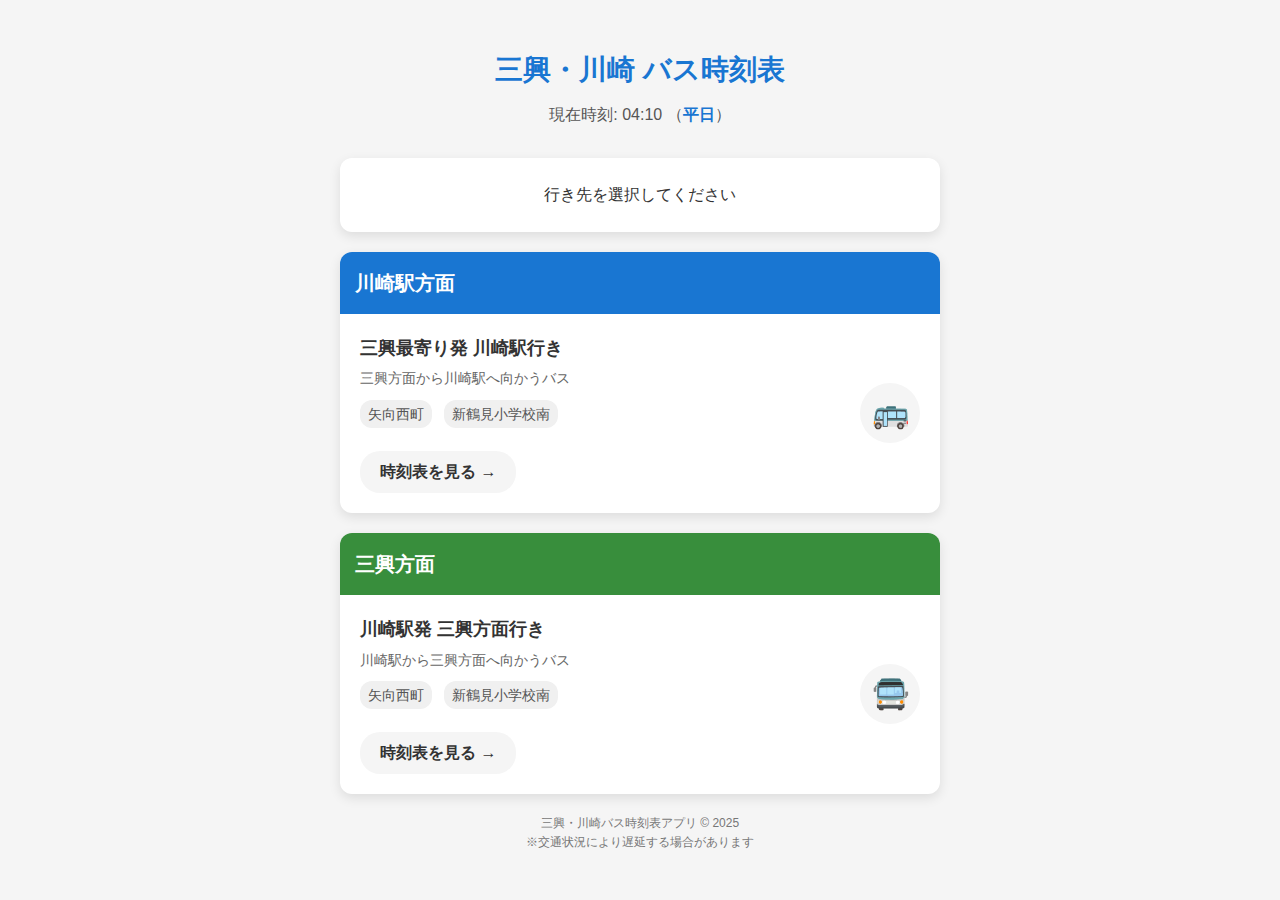
<file: index.html>
<!DOCTYPE html>
<html lang="ja">
<head>
    <meta charset="UTF-8">
    <meta name="viewport" content="width=device-width, initial-scale=1.0">
    <title>三興・川崎 バス時刻表</title>
    <style>
        * {
            margin: 0;
            padding: 0;
            box-sizing: border-box;
        }
        
        body {
            font-family: 'Hiragino Sans', 'Hiragino Kaku Gothic ProN', 'メイリオ', sans-serif;
            background-color: #f5f5f5;
            color: #333;
            line-height: 1.6;
            padding: 20px;
            display: flex;
            flex-direction: column;
            align-items: center;
            justify-content: center;
            min-height: 100vh;
        }
        
        .container {
            max-width: 600px;
            width: 100%;
        }
        
        header {
            text-align: center;
            margin-bottom: 30px;
        }
        
        h1 {
            font-size: 28px;
            margin-bottom: 10px;
            color: #1976d2;
        }
        
        .current-time {
            font-size: 16px;
            color: #555;
            margin-bottom: 5px;
        }
        
        .day-type {
            font-weight: bold;
            color: #1976d2;
        }
        
        .card {
            background-color: white;
            border-radius: 12px;
            box-shadow: 0 4px 12px rgba(0,0,0,0.1);
            padding: 24px;
            margin-bottom: 20px;
            text-align: center;
        }
        
        .directions-container {
            display: flex;
            flex-direction: column;
            gap: 20px;
        }
        
        .direction-card {
            background-color: white;
            border-radius: 12px;
            overflow: hidden;
            box-shadow: 0 4px 12px rgba(0,0,0,0.1);
            transition: transform 0.3s, box-shadow 0.3s;
        }
        
        .direction-card:hover {
            transform: translateY(-5px);
            box-shadow: 0 8px 24px rgba(0,0,0,0.15);
        }
        
        .direction-card a {
            display: block;
            text-decoration: none;
            color: inherit;
        }
        
        .card-header {
            padding: 15px;
            font-size: 20px;
            font-weight: bold;
            color: white;
        }
        
        .to-kawasaki .card-header {
            background-color: #1976d2;
        }
        
        .to-sanko .card-header {
            background-color: #388e3c;
        }
        
        .card-content {
            padding: 20px;
            display: flex;
            align-items: center;
            justify-content: space-between;
        }
        
        .direction-info {
            flex: 1;
            text-align: left;
            padding-right: 15px;
        }
        
        .direction-title {
            font-size: 18px;
            font-weight: bold;
            margin-bottom: 5px;
        }
        
        .direction-subtitle {
            font-size: 14px;
            color: #666;
            margin-bottom: 10px;
        }
        
        .stops-list {
            font-size: 14px;
            color: #555;
        }
        
        .stops-list span {
            display: inline-block;
            background-color: #f0f0f0;
            padding: 3px 8px;
            border-radius: 12px;
            margin-right: 8px;
            margin-bottom: 8px;
        }
        
        .direction-icon {
            width: 60px;
            height: 60px;
            background-color: #f5f5f5;
            border-radius: 50%;
            display: flex;
            align-items: center;
            justify-content: center;
            font-size: 30px;
        }
        
        .go-button {
            margin-top: 15px;
            display: inline-block;
            background-color: #f5f5f5;
            color: #333;
            padding: 8px 20px;
            border-radius: 20px;
            font-weight: bold;
            transition: background-color 0.3s;
        }
        
        .to-kawasaki .go-button:hover {
            background-color: #e3f2fd;
        }
        
        .to-sanko .go-button:hover {
            background-color: #e8f5e9;
        }
        
        footer {
            margin-top: 20px;
            text-align: center;
            font-size: 12px;
            color: #777;
        }
        
        @media (max-width: 600px) {
            .card {
                padding: 16px;
            }
            
            .card-header {
                padding: 12px;
                font-size: 18px;
            }
            
            .card-content {
                padding: 15px;
            }
            
            .direction-title {
                font-size: 16px;
            }
            
            .direction-icon {
                width: 50px;
                height: 50px;
                font-size: 24px;
            }
        }
    </style>
</head>
<body>
    <div class="container">
        <header>
            <h1>三興・川崎 バス時刻表</h1>
            <div class="current-time">
                現在時刻: <span id="current-time">--:--</span>
                （<span id="day-type" class="day-type">平日</span>）
            </div>
        </header>
        
        <div class="card">
            <p>行き先を選択してください</p>
        </div>
        
        <div class="directions-container">
            <!-- 川崎駅方面 -->
            <div class="direction-card to-kawasaki">
                <a href="sanko/index.html">
                    <div class="card-header">川崎駅方面</div>
                    <div class="card-content">
                        <div class="direction-info">
                            <div class="direction-title">三興最寄り発 川崎駅行き</div>
                            <div class="direction-subtitle">三興方面から川崎駅へ向かうバス</div>
                            <div class="stops-list">
                                <span>矢向西町</span>
                                <span>新鶴見小学校南</span>
                            </div>
                            <div class="go-button">時刻表を見る &rarr;</div>
                        </div>
                        <div class="direction-icon">🚌</div>
                    </div>
                </a>
            </div>
            
            <!-- 三興方面 -->
            <div class="direction-card to-sanko">
                <a href="kawasaki/index.html">
                    <div class="card-header">三興方面</div>
                    <div class="card-content">
                        <div class="direction-info">
                            <div class="direction-title">川崎駅発 三興方面行き</div>
                            <div class="direction-subtitle">川崎駅から三興方面へ向かうバス</div>
                            <div class="stops-list">
                                <span>矢向西町</span>
                                <span>新鶴見小学校南</span>
                            </div>
                            <div class="go-button">時刻表を見る &rarr;</div>
                        </div>
                        <div class="direction-icon">🚍</div>
                    </div>
                </a>
            </div>
        </div>
        
        <footer>
            <p>三興・川崎バス時刻表アプリ &copy; 2025</p>
            <p>※交通状況により遅延する場合があります</p>
        </footer>
    </div>
    
    <script>
        // 現在時刻と曜日タイプの更新
        function updateCurrentTime() {
            const now = new Date();
            const hours = String(now.getHours()).padStart(2, '0');
            const minutes = String(now.getMinutes()).padStart(2, '0');
            
            document.getElementById('current-time').textContent = `${hours}:${minutes}`;
            
            // 曜日タイプの表示（簡易版）
            const dayOfWeek = now.getDay(); // 0=日曜, 1=月曜, ..., 6=土曜
            let dayType = "平日";
            
            if (dayOfWeek === 0) {
                dayType = "休日";
            } else if (dayOfWeek === 6) {
                dayType = "土曜";
            }
            
            document.getElementById('day-type').textContent = dayType;
        }
        
        // 初期化と1分ごとの更新
        updateCurrentTime();
        setInterval(updateCurrentTime, 60000);
    </script>
</body>
</html>
</file>
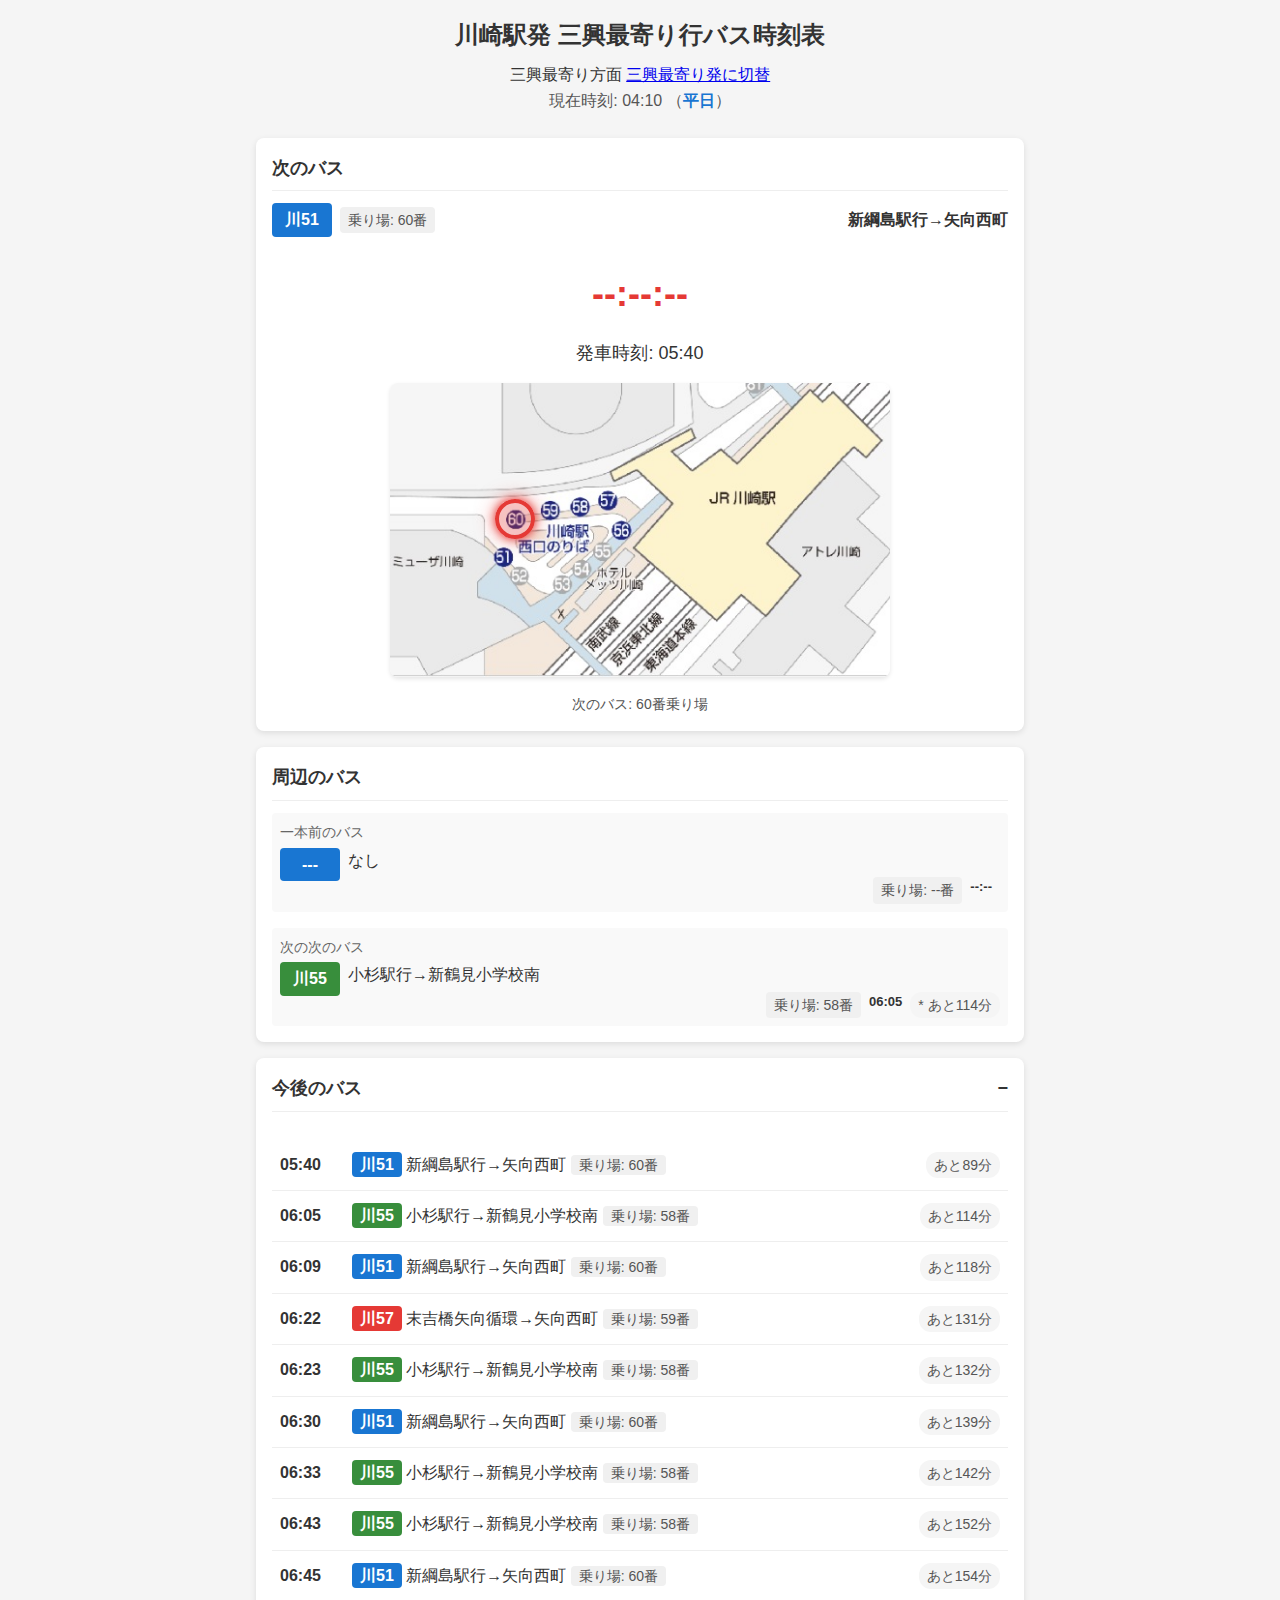
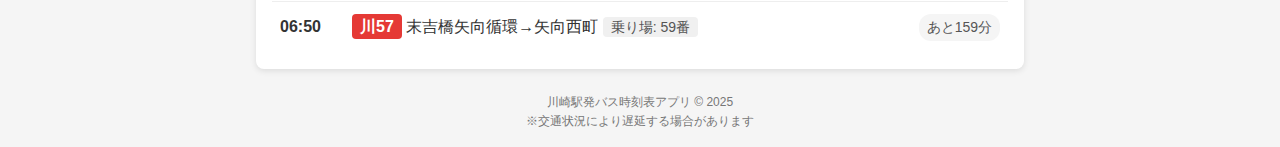
<file: kawasaki/index.html>
<!DOCTYPE html>
<html lang="ja">
<head>
    <link rel="stylesheet" href="style.css">
    <meta charset="UTF-8">
    <meta name="viewport" content="width=device-width, initial-scale=1.0">
    <title>川崎駅発 三興最寄り行バス時刻表</title>
    
</head>
<body>
    <div class="container">
        <header>
            <h1>川崎駅発 三興最寄り行バス時刻表</h1>
            <div class="direction-switcher">
                <span class="current-direction">三興最寄り方面</span>
            <a href="../sanko/index.html" class="switch-direction-btn">三興最寄り発に切替</a>
            </div>
            <div class="current-time">
                現在時刻: <span id="current-time">--:--</span>
                （<span id="day-type" class="day-type">平日</span>）
            </div>
        </header>
        
        <main>
            <!-- 次のバス情報 -->
            <section class="card">
                <h2 class="section-title">次のバス</h2>
                <div class="next-bus" id="next-bus-container">
                    <div class="next-bus-header">
                        <div>
                            <span class="route-badge" id="next-bus-route">---</span>
                            <span class="bus-stop-info" id="next-bus-stop">乗り場: --番</span>
                        </div>
                        <span class="destination" id="next-bus-destination">読み込み中...</span>
                    </div>
                    <div class="countdown" id="countdown">--:--:--</div>
                    <div class="departure-time">
                        発車時刻: <span id="next-bus-time">--:--</span>
                    </div>
                </div>
                
                <div class="bus-stop-highlight">
                    <div class="bus-stop-map-container">
                        <img src="bus_stop_map.jpg" alt="川崎駅西口バス乗り場案内図" class="bus-stop-map-img">
                        <!-- 以下のオーバーレイ要素は動的に位置調整されます -->
                        <div id="bus-stop-highlight-overlay" class="highlight-overlay"></div>
                    </div>
                    <p class="bus-stop-info-text">次のバス: <span id="bus-stop-highlight-info">--番乗り場</span></p>
                </div>
                
            </section>
            

            <!-- 前後のバス情報 -->
            <section class="card">
                <h2 class="section-title">周辺のバス</h2>
                <div class="surrounding-buses">
                    <div class="prev-next-bus-container">
                        <div class="prev-next-bus" id="previous-bus">
                            <div class="prev-next-title">一本前のバス</div>
                            <div class="prev-next-content">
                                <span class="route-badge" id="prev-bus-route">---</span>
                                <div class="prev-next-info">
                                    <div><span id="prev-bus-destination">読み込み中...</span></div>
                                    <div class="prev-next-details">
                                        <span class="bus-stop-info" id="prev-bus-stop">乗り場: --番</span>
                                        <span class="time-info" id="prev-bus-time">--:--</span>
                                        <span class="minutes-passed" id="prev-bus-passed">* -- 分前 発車</span>
                                    </div>
                                </div>
                            </div>
                        </div>
                        <div class="prev-next-bus" id="next-next-bus">
                            <div class="prev-next-title">次の次のバス</div>
                            <div class="prev-next-content">
                                <span class="route-badge" id="next-next-bus-route">---</span>
                                <div class="prev-next-info">
                                    <div><span id="next-next-bus-destination">読み込み中...</span></div>
                                    <div class="prev-next-details">
                                        <span class="bus-stop-info" id="next-next-bus-stop">乗り場: --番</span>
                                        <span class="time-info" id="next-next-bus-time">--:--</span>
                                        <span class="minutes-left" id="next-next-bus-left">* あと -- 分</span>
                                    </div>
                                </div>
                            </div>
                        </div>
                    </div>
                </div>
            </section>

            <!-- 今後のバスリスト -->
            <section class="card">
                <h2 class="section-title accordion" id="upcoming-buses-toggle">今後のバス</h2>
                <div class="panel" id="upcoming-buses-panel">
                    <div class="bus-list" id="bus-list">
                        <!-- JavaScriptで動的に生成 -->
                    </div>
                </div>
            </section>
            
            <!-- 路線情報 -->
            <!--- 一旦不要
                <section class="card">
                    <h2 class="section-title accordion" id="route-info-toggle">路線情報</h2>
                    <div class="panel" id="route-info-panel">
                        <div class="bus-routes" id="bus-routes">
                            <div class="bus-item">
                                <span class="route-badge 川51">川51</span>
                                <div class="bus-route-info">新網島駅</div>
                                <div class="bus-stop-info">乗り場: 60番</div>
                            </div>
                            <div class="bus-item">
                                <span class="route-badge 川55">川55</span>
                                <div class="bus-route-info">小倉下町経由横須賀線小杉駅</div>
                                <div class="bus-stop-info">乗り場: 58番</div>
                            </div>
                            <div class="bus-item">
                                <span class="route-badge 川57">川57</span>
                                <div class="bus-route-info">末吉橋矢向循環線</div>
                                <div class="bus-stop-info">乗り場: 59番</div>
                            </div>
                        </div>
                    </div>
                </section>
            -->


            
            <!-- 更新ボタン -->
            <!-- 一旦不要
                    <div class="refresh-section">
                        <button class="refresh-button" id="refresh-button">
                            <svg class="refresh-icon" xmlns="http://www.w3.org/2000/svg" viewBox="0 0 24 24" fill="none" stroke="currentColor" stroke-width="2" stroke-linecap="round" stroke-linejoin="round">
                                <path d="M23 4v6h-6"></path>
                                <path d="M1 20v-6h6"></path>
                                <path d="M3.51 9a9 9 0 0 1 14.85-3.36L23 10"></path>
                                <path d="M1 14l4.64 4.36A9 9 0 0 0 20.49 15"></path>
                            </svg>
                            更新する
                        </button>
                    </div>
             -->
            <!-- CSVアップロードエリア（開発用） -->
            <div class="upload-area" id="upload-area">
                <p>CSVファイルをアップロード（開発用）</p>
                <input type="file" id="file-input" accept=".csv" multiple>
                <label for="file-input" class="upload-button">ファイルを選択</label>
            </div>
        </main>
        
        <footer>
            <p>川崎駅発バス時刻表アプリ &copy; 2025</p>
            <p>※交通状況により遅延する場合があります</p>
        </footer>
    </div>

    <script src="app.js"></script>
</body>
</html>
</file>
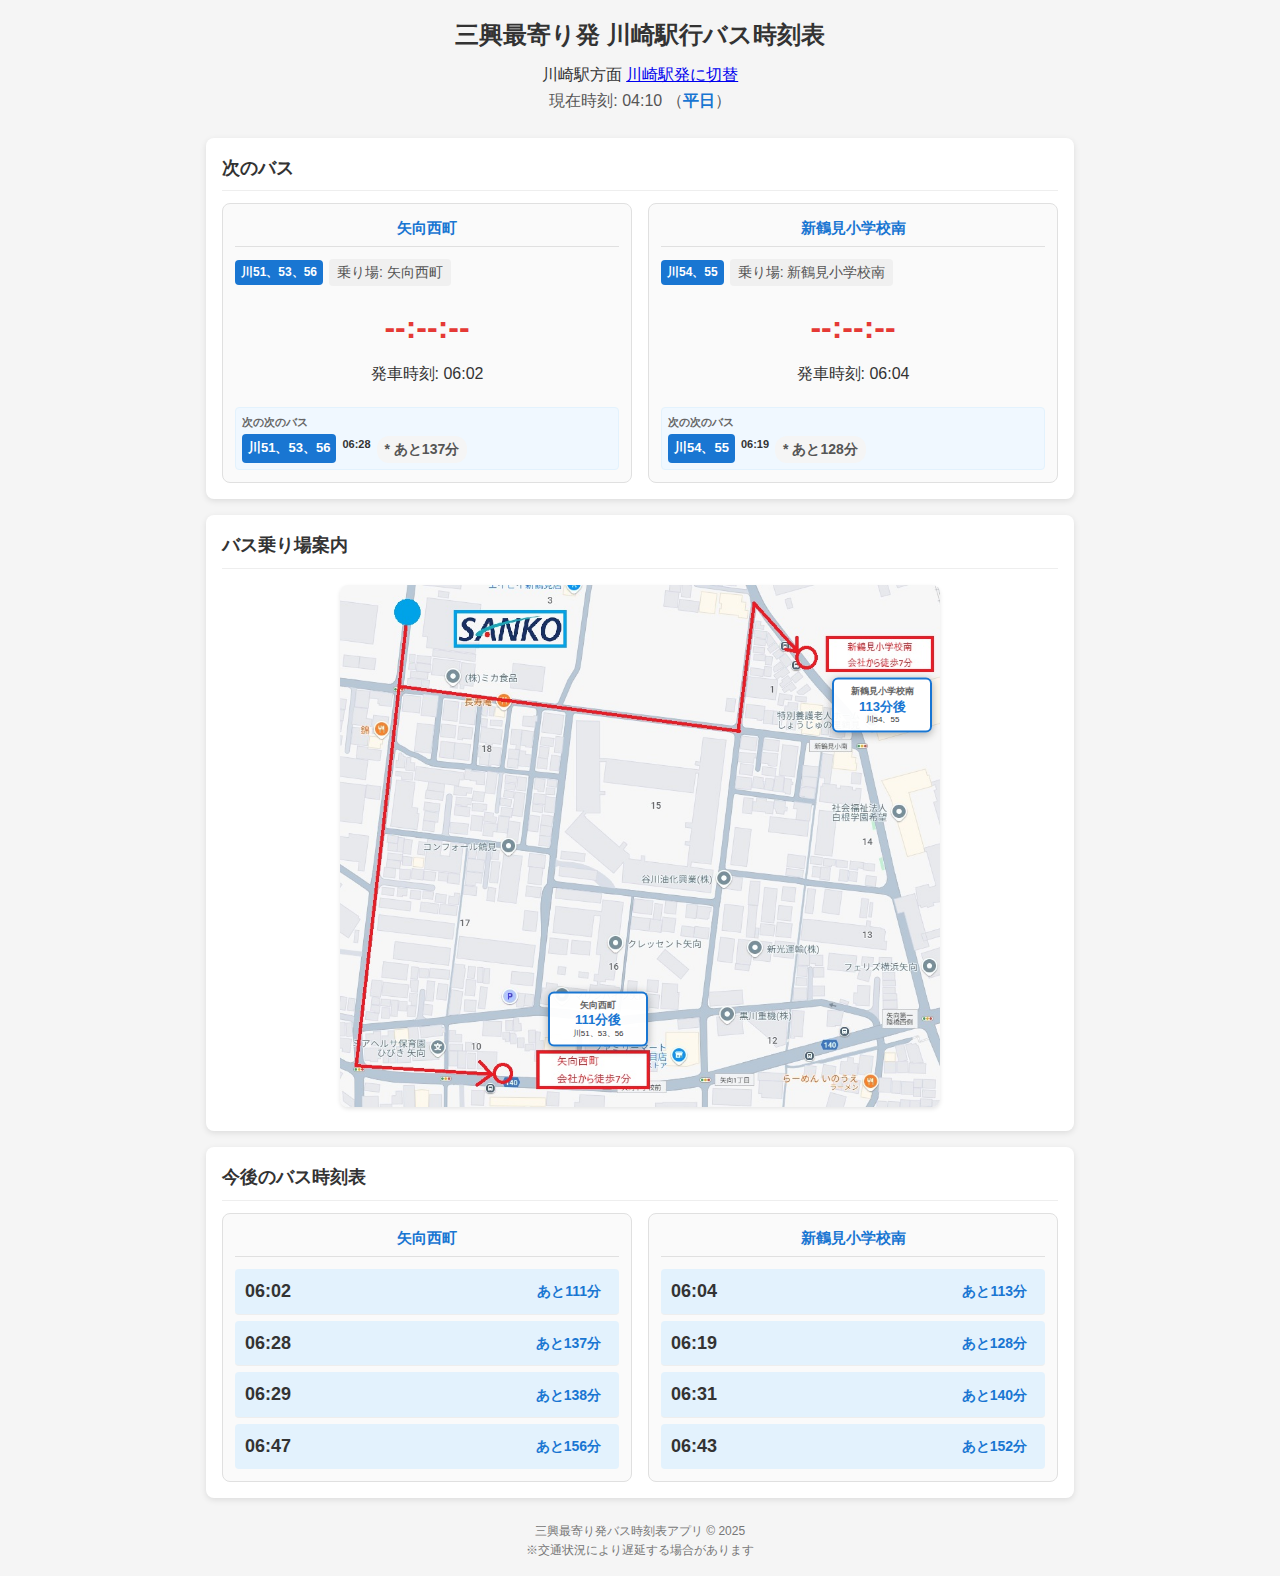
<file: sanko/index.html>
<!DOCTYPE html>
<html lang="ja">
<head>
    <link rel="stylesheet" href="style.css">
    <meta charset="UTF-8">
    <meta name="viewport" content="width=device-width, initial-scale=1.0">
    <title>三興最寄り発 川崎駅行バス時刻表</title>
    
    <script>
        // CSSキャッシュクリア機能
        function addCacheBuster() {
            const timestamp = new Date().getTime();
            const styleLink = document.querySelector('link[rel="stylesheet"]');
            const href = styleLink.href.split('?')[0]; // 既存のパラメータを除去
            styleLink.href = href + '?v=' + timestamp;
        }
        
        // ページ読み込み時に自動実行
        window.addEventListener('load', function() {
            addCacheBuster();
        });
        
        // 手動でCSSをリフレッシュする関数（デバッグ用）
        function refreshCSS() {
            addCacheBuster();
            console.log('CSSキャッシュをクリアしました');
        }
        
        // 開発モード時のショートカット（Ctrl+Shift+R）
        document.addEventListener('keydown', function(e) {
            if (e.ctrlKey && e.shiftKey && e.key === 'R') {
                e.preventDefault();
                refreshCSS();
            }
        });
    </script></head>
<body>
    <div class="container">
        <header>
            <h1>三興最寄り発 川崎駅行バス時刻表</h1>
            <div class="direction-switcher">
                <span class="current-direction">川崎駅方面</span>
            <a href="../kawasaki/index.html" class="switch-direction-btn">川崎駅発に切替</a>
            </div>
            <div class="current-time">
                現在時刻: <span id="current-time">--:--</span>
                （<span id="day-type" class="day-type">平日</span>）
            </div>
        </header>
        
        <main>
            <!-- 2つの乗り場を横並びで表示 -->
            <section class="card">
                <h2 class="section-title">次のバス</h2>
                <div class="bus-stops-container">
                    <!-- 矢向西町乗り場 -->
                    <div class="bus-stop-section">
                        <div class="bus-stop-title">矢向西町</div>
                        <div class="next-bus" id="next-bus-container-yako">
                            <div class="next-bus-header">
                                <div>
                                    <span class="route-badge" id="next-bus-route-yako">---</span>
                                    <span class="bus-stop-info" id="next-bus-stop-yako">乗り場: --</span>
                                </div>
                            </div>
                            <div class="countdown" id="countdown-yako">--:--:--</div>
                            <div class="departure-time">
                                発車時刻: <span id="next-bus-time-yako">--:--</span>
                            </div>
                        </div>
                        
                        <!-- 次の次のバス -->
                        <div class="surrounding-buses">
                            <div class="next-next-bus-container">
                                <div class="prev-next-bus" id="next-next-bus-yako">
                                    <div class="prev-next-title">次の次のバス</div>
                                    <div class="prev-next-content">
                                        <span class="route-badge" id="next-next-bus-route-yako">---</span>
                                        <div class="prev-next-info">
                                            <div class="prev-next-details">
                                                <span class="time-info" id="next-next-bus-time-yako">--:--</span>
                                                <span class="minutes-left" id="next-next-bus-left-yako">---</span>
                                            </div>
                                        </div>
                                    </div>
                                </div>
                            </div>
                        </div>
                    </div>
                    
                    <!-- 新鶴見小学校南乗り場 -->
                    <div class="bus-stop-section">
                        <div class="bus-stop-title">新鶴見小学校南</div>
                        <div class="next-bus" id="next-bus-container-shin">
                            <div class="next-bus-header">
                                <div>
                                    <span class="route-badge" id="next-bus-route-shin">---</span>
                                    <span class="bus-stop-info" id="next-bus-stop-shin">乗り場: --</span>
                                </div>
                            </div>
                            <div class="countdown" id="countdown-shin">--:--:--</div>
                            <div class="departure-time">
                                発車時刻: <span id="next-bus-time-shin">--:--</span>
                            </div>
                        </div>
                        
                        <!-- 次の次のバス -->
                        <div class="surrounding-buses">
                            <div class="next-next-bus-container">
                                <div class="prev-next-bus" id="next-next-bus-shin">
                                    <div class="prev-next-title">次の次のバス</div>
                                    <div class="prev-next-content">
                                        <span class="route-badge" id="next-next-bus-route-shin">---</span>
                                        <div class="prev-next-info">
                                            <div class="prev-next-details">
                                                <span class="time-info" id="next-next-bus-time-shin">--:--</span>
                                                <span class="minutes-left" id="next-next-bus-left-shin">---</span>
                                            </div>
                                        </div>
                                    </div>
                                </div>
                            </div>
                        </div>
                    </div>
                </div>
            </section>

            <section class="card">
                <h2 class="section-title">バス乗り場案内</h2>
                <div class="bus-stop-highlight">
                    <div class="bus-stop-map-container">
                        <img src="bus_stop_map.jpg" alt="バス乗り場案内図" class="bus-stop-map-img">
                        <!-- 矢向西町乗り場のオーバーレイ - シンプル化 -->
                        <div id="yako-countdown-overlay" class="countdown-overlay yako-position">
                            <div class="overlay-title">矢向西町</div>
                            <div class="overlay-countdown" id="yako-overlay-countdown">--:--</div>
                            <div class="overlay-route" id="yako-overlay-route">---</div>
                        </div>
                        <!-- 新鶴見小学校南乗り場のオーバーレイ - シンプル化 -->
                        <div id="shin-countdown-overlay" class="countdown-overlay shin-position">
                            <div class="overlay-title">新鶴見小学校南</div>
                            <div class="overlay-countdown" id="shin-overlay-countdown">--:--</div>
                            <div class="overlay-route" id="shin-overlay-route">---</div>
                        </div>
                    </div>
                </div>
            </section>



            <!-- バス時刻表セクションを追加 -->
            <section class="card">
                <h2 class="section-title">今後のバス時刻表</h2>
                <div class="bus-schedule-container">
                    <!-- 矢向西町乗り場のバス予定 -->
                    <div class="bus-schedule-section">
                        <div class="bus-stop-title">矢向西町</div>
                        <div class="bus-schedule-list" id="yako-schedule-list">
                            <div class="bus-schedule-loading">読み込み中...</div>
                        </div>
                    </div>
                    
                    <!-- 新鶴見小学校南乗り場のバス予定 -->
                    <div class="bus-schedule-section">
                        <div class="bus-stop-title">新鶴見小学校南</div>
                        <div class="bus-schedule-list" id="shin-schedule-list">
                            <div class="bus-schedule-loading">読み込み中...</div>
                        </div>
                    </div>
                </div>
            </section>

            <!-- CSVアップロードエリア（開発用） -->
            <div class="upload-area" id="upload-area">
                <p>CSVファイルをアップロード（開発用）</p>
                <input type="file" id="file-input" accept=".csv" multiple>
                <label for="file-input" class="upload-button">ファイルを選択</label>
            </div>
        </main>
        
        <footer>
            <p>三興最寄り発バス時刻表アプリ &copy; 2025</p>
            <p>※交通状況により遅延する場合があります</p>
        </footer>
    </div>

    <script src="app.js"></script>
</body>
</html>
</file>
<file: kawasaki/style.css>
/* リセットと基本スタイル */
        * {
            margin: 0;
            padding: 0;
            box-sizing: border-box;
        }
        body {
            font-family: 'Hiragino Sans', 'Hiragino Kaku Gothic ProN', 'メイリオ', sans-serif;
            background-color: #f5f5f5;
            color: #333;
            line-height: 1.6;
        }
        .container {
            max-width: 800px;
            margin: 0 auto;
            padding: 16px;
        }
        header {
            text-align: center;
            margin-bottom: 24px;
        }
        h1 {
            font-size: 24px;
            margin-bottom: 8px;
        }
        .current-time {
            font-size: 16px;
            color: #555;
            margin-bottom: 16px;
        }
        .day-type {
            font-weight: bold;
            color: #1976d2;
        }
        .bus-stop-info {
            font-size: 14px;
            color: #555;
            margin-left: auto;
            background-color: #f0f0f0;
            padding: 2px 8px;
            border-radius: 4px;
        }
        
        /* メインコンテンツ */
        .card {
            background-color: white;
            border-radius: 8px;
            box-shadow: 0 2px 6px rgba(0,0,0,0.1);
            padding: 16px;
            margin-bottom: 16px;
        }
        .section-title {
            font-size: 18px;
            margin-bottom: 12px;
            padding-bottom: 8px;
            border-bottom: 1px solid #eee;
        }
        
        /* 次のバス情報 */
        .next-bus {
            display: flex;
            flex-direction: column;
            align-items: center;
            margin-bottom: 16px;
        }
        .next-bus-header {
            display: flex;
            justify-content: space-between;
            align-items: center;
            width: 100%;
            margin-bottom: 12px;
        }

        .next-bus-header > div {
            display: flex;
            align-items: center;
            gap: 8px;
        }

        .route-badge {
            background-color: #1976d2;
            color: white;
            padding: 4px 8px;
            border-radius: 4px;
            font-weight: bold;
            min-width: 60px;
            text-align: center;
        }
        .route-badge.川51 {
            background-color: #1976d2; /* 青 */
        }
        .route-badge.川55 {
            background-color: #388e3c; /* 緑 */
        }
        .route-badge.川57 {
            background-color: #e53935; /* 赤 */
        }
        .destination {
            font-weight: bold;
        }

        .countdown {
            min-height: 48px; /* 高さを増やす */
            display: flex;
            justify-content: center;
            align-items: center;
            transition: color 0.5s, font-size 0.5s;
            font-size: 36px; /* フォントサイズを大きく */
            font-weight: bold; /* 太字に */
            color: #e53935; /* デフォルトで赤色 */
            margin: 16px 0; /* 上下の余白を増やす */
        }
        .departure-time {
            font-size: 18px;
        }
        
        /* バスリスト */
        .bus-list {
            margin-top: 16px;
        }
        .bus-item {
            display: flex;
            justify-content: space-between;
            padding: 12px 8px;
            border-bottom: 1px solid #eee;
        }
        .bus-item:last-child {
            border-bottom: none;
        }
        .bus-time {
            font-weight: bold;
            min-width: 60px;
        }
        .bus-route-info {
            flex-grow: 1;
            padding: 0 12px;
        }
        .minutes-left {
            background-color: #f5f5f5;
            border-radius: 12px;
            padding: 2px 8px;
            font-size: 14px;
            color: #555;
            min-width: 60px;
            text-align: center;
        }
        
        /* フッター */
        footer {
            text-align: center;
            margin-top: 24px;
            font-size: 12px;
            color: #777;
        }
        
        /* 更新ボタン */
        .refresh-section {
            display: flex;
            justify-content: center;
            margin-top: 16px;
        }
        .refresh-button {
            background-color: #1976d2;
            color: white;
            border: none;
            border-radius: 4px;
            padding: 12px 24px;
            font-size: 16px;
            cursor: pointer;
            display: flex;
            align-items: center;
            transition: background-color 0.3s;
        }
        .refresh-button:hover {
            background-color: #1565c0;
        }
        .refresh-icon {
            margin-right: 8px;
            width: 18px;
            height: 18px;
        }
        
        /* アップロードエリア（開発用） */
        .upload-area {
            border: 2px dashed #ccc;
            padding: 16px;
            text-align: center;
            margin-top: 24px;
            border-radius: 8px;
            display: none; /* 通常は非表示 */
        }
        .upload-area.show {
            display: block;
        }
        #file-input {
            display: none;
        }
        .upload-button {
            background-color: #f5f5f5;
            border: 1px solid #ddd;
            padding: 8px 16px;
            border-radius: 4px;
            cursor: pointer;
            font-size: 14px;
        }
        
        /* アコーディオン */
        .accordion {
            cursor: pointer;
            user-select: none;
        }
        .accordion:after {
            content: '\002B'; /* プラス記号 */
            float: right;
            margin-left: 5px;
        }
        .accordion.active:after {
            content: '\2212'; /* マイナス記号 */
        }
        .panel {
            max-height: 0;
            overflow: hidden;
            transition: max-height 0.2s ease-out;
        }
        
        /* 周辺のバスstyle*/
         .surrounding-buses {
            margin-top: 8px;
        }
        .prev-next-bus-container {
            display: flex;
            flex-direction: column;
            gap: 16px;
        }
        .prev-next-bus {
            padding: 8px;
            border-radius: 4px;
            background-color: #f9f9f9;
        }
        .prev-next-title {
            font-size: 14px;
            color: #666;
            margin-bottom: 4px;
        }
        .prev-next-content {
            display: flex;
            align-items: flex-start;
            gap: 8px;
        }
        .prev-next-info {
            flex-grow: 1;
        }
        .prev-next-details {
            display: flex;
            flex-wrap: wrap;
            gap: 8px;
            margin-top: 4px;
            font-size: 13px;
        }
        .time-info {
            font-weight: bold;
        }
        .minutes-passed {
            color: #e53935;
        }

        /* 点滅と発車済みのスタイル*/
        @keyframes blink {
            0% { opacity: 1; }
            50% { opacity: 0.5; }
            100% { opacity: 1; }
        }

        .countdown.blink {
            animation: blink 1s infinite;
            color: #f44336; /* 鮮やかな赤に */
            font-size: 40px; /* さらに大きく */
        }

        .countdown.departed {
            color: #9e9e9e;
            font-size: 28px; /* 少し小さめに */
        }

        /* 更新中のコンテナにアニメーションを追加 */
        .next-bus.updating {
            opacity: 0.8;
            transition: opacity 0.3s ease;
        }

        /* 画像オーバーレイ用 */
        .bus-stop-highlight {
            margin-top: 16px;
            text-align: center;
        }
        
        .bus-stop-map-container {
            position: relative;
            display: inline-block;
            max-width: 100%;
            margin: 0 auto;
        }
        
        .bus-stop-map-img {
            width: 100%;
            max-width: 500px;
            border-radius: 8px;
            box-shadow: 0 2px 4px rgba(0,0,0,0.1);
        }
        
        .highlight-overlay {
            position: absolute;
            width: 40px;
            height: 40px;
            border-radius: 50%;
            border: 4px solid #e53935;
            background-color: rgba(229, 57, 53, 0.3);
            transform: translate(-50%, -50%);
            transition: all 0.3s ease;
            pointer-events: none; /* クリックイベントを下の画像に通す */
            box-shadow: 0 0 10px #e53935, 0 0 20px rgba(229, 57, 53, 0.5);
            animation: pulse 2s infinite;
        }
        
        .bus-stop-info-text {
            margin-top: 8px;
            font-size: 14px;
            color: #555;
        }
        
        @keyframes pulse {
            0% {
                transform: translate(-50%, -50%) scale(1);
                opacity: 1;
            }
            50% {
                transform: translate(-50%, -50%) scale(1.1);
                opacity: 0.8;
            }
            100% {
                transform: translate(-50%, -50%) scale(1);
                opacity: 1;
            }
        }
</file>
<file: sanko/style.css>
/* リセットと基本スタイル */
* {
    margin: 0;
    padding: 0;
    box-sizing: border-box;
}
body {
    font-family: 'Hiragino Sans', 'Hiragino Kaku Gothic ProN', 'メイリオ', sans-serif;
    background-color: #f5f5f5;
    color: #333;
    line-height: 1.6;
}
.container {
    max-width: 900px; /* 横並び表示のため幅を拡張 */
    margin: 0 auto;
    padding: 16px;
}
header {
    text-align: center;
    margin-bottom: 24px;
}
h1 {
    font-size: 24px;
    margin-bottom: 8px;
}
.current-time {
    font-size: 16px;
    color: #555;
    margin-bottom: 16px;
}
.day-type {
    font-weight: bold;
    color: #1976d2;
}
.bus-stop-info {
    font-size: 14px;
    color: #555;
    margin-left: auto;
    background-color: #f0f0f0;
    padding: 2px 8px;
    border-radius: 4px;
}

/* メインコンテンツ */
.card {
    background-color: white;
    border-radius: 8px;
    box-shadow: 0 2px 6px rgba(0,0,0,0.1);
    padding: 16px;
    margin-bottom: 16px;
}
.section-title {
    font-size: 18px;
    margin-bottom: 12px;
    padding-bottom: 8px;
    border-bottom: 1px solid #eee;
}

/* 2つの乗り場を横並びにするレイアウト - 追加 */
.bus-stops-container {
    display: grid;
    grid-template-columns: 1fr 1fr;
    gap: 16px;
}

@media (max-width: 768px) {
    .bus-stops-container {
        grid-template-columns: 1fr;
        gap: 12px;
    }
    
    .container {
        padding: 12px;
    }
    
    h1 {
        font-size: 20px;
    }
    
    .current-time {
        font-size: 14px;
    }
}

@media (max-width: 480px) {
    .container {
        padding: 8px;
    }
    
    h1 {
        font-size: 18px;
    }
    
    .card {
        padding: 12px;
        margin-bottom: 12px;
    }
    
    .section-title {
        font-size: 16px;
    }
}

.bus-stop-section {
    border: 1px solid #e0e0e0;
    border-radius: 8px;
    padding: 12px; /* パディングを削減 */
    background-color: #fafafa;
}

.bus-stop-title {
    font-size: 15px; /* フォントサイズを調整 */
    font-weight: bold;
    margin-bottom: 12px; /* 余白を削減 */
    text-align: center;
    color: #1976d2;
    border-bottom: 1px solid #e0e0e0;
    padding-bottom: 6px; /* パディングを削減 */
}

/* 次のバス情報 */
.next-bus {
    display: flex;
    flex-direction: column;
    align-items: center;
    margin-bottom: 12px; /* 余白を削減 */
}
.next-bus-header {
    display: flex;
    justify-content: space-between;
    align-items: center;
    width: 100%;
    margin-bottom: 8px; /* 余白を削減 */
}

.next-bus-header > div {
    display: flex;
    align-items: center;
    gap: 6px; /* ギャップを削減 */
    flex-wrap: wrap; /* 改行を許可 */
}

.route-badge {
    background-color: #1976d2;
    color: white;
    padding: 3px 6px; /* パディングを削減 */
    border-radius: 4px;
    font-weight: bold;
    min-width: 50px; /* 幅を削減 */
    text-align: center;
    font-size: 12px; /* フォントサイズを削減 */
}
.route-badge.川54 {
    background-color: #388e3c; /* 緑 */
}
.route-badge.川55 {
    background-color: #388e3c; /* 緑 */
}
.route-badge.川51 {
    background-color: #1976d2; /* 青 */
}
.route-badge.川53 {
    background-color: #1976d2; /* 青 */
}
.route-badge.川56 {
    background-color: #e53935; /* 赤 */
}
.destination {
    font-weight: bold;
    font-size: 13px; /* フォントサイズを調整 */
}

.countdown {
    min-height: 40px; /* 高さを削減 */
    display: flex;
    justify-content: center;
    align-items: center;
    transition: color 0.5s, font-size 0.5s;
    font-size: 32px; /* フォントサイズを調整 */
    font-weight: bold;
    color: #e53935;
    margin: 8px 0; /* 上下の余白を削減 */
}
.departure-time {
    font-size: 16px;
    margin-bottom: 8px; /* 余白を追加 */
}

/* バスリスト */
.bus-list {
    margin-top: 16px;
}
.bus-item {
    display: flex;
    justify-content: space-between;
    padding: 12px 8px;
    border-bottom: 1px solid #eee;
}
.bus-item:last-child {
    border-bottom: none;
}
.bus-time {
    font-weight: bold;
    min-width: 60px;
}
.bus-route-info {
    flex-grow: 1;
    padding: 0 12px;
}
.minutes-left {
    background-color: #f5f5f5;
    border-radius: 12px;
    padding: 2px 8px;
    font-size: 14px;
    color: #555;
    min-width: 60px;
    text-align: center;
}

/* フッター */
footer {
    text-align: center;
    margin-top: 24px;
    font-size: 12px;
    color: #777;
}

/* 更新ボタン */
.refresh-section {
    display: flex;
    justify-content: center;
    margin-top: 16px;
}
.refresh-button {
    background-color: #1976d2;
    color: white;
    border: none;
    border-radius: 4px;
    padding: 12px 24px;
    font-size: 16px;
    cursor: pointer;
    display: flex;
    align-items: center;
    transition: background-color 0.3s;
}
.refresh-button:hover {
    background-color: #1565c0;
}
.refresh-icon {
    margin-right: 8px;
    width: 18px;
    height: 18px;
}

/* アップロードエリア（開発用） */
.upload-area {
    border: 2px dashed #ccc;
    padding: 16px;
    text-align: center;
    margin-top: 24px;
    border-radius: 8px;
    display: none; /* 通常は非表示 */
}
.upload-area.show {
    display: block;
}
#file-input {
    display: none;
}
.upload-button {
    background-color: #f5f5f5;
    border: 1px solid #ddd;
    padding: 8px 16px;
    border-radius: 4px;
    cursor: pointer;
    font-size: 14px;
}

/* アコーディオン */
.accordion {
    cursor: pointer;
    user-select: none;
}
.accordion:after {
    content: '\002B'; /* プラス記号 */
    float: right;
    margin-left: 5px;
}
.accordion.active:after {
    content: '\2212'; /* マイナス記号 */
}
.panel {
    max-height: 0;
    overflow: hidden;
    transition: max-height 0.2s ease-out;
}

/* 周辺のバスstyle*/
.surrounding-buses {
    margin-top: 6px; /* 余白を削減 */
}
.next-next-bus-container {
    display: flex;
    flex-direction: column;
    gap: 8px; /* ギャップを削減 */
}

/* 次の次のバス - 大きく表示 */
.prev-next-bus {
    padding: 6px; /* パディングを削減 */
    border-radius: 4px;
    background-color: #f9f9f9;
    font-size: 14px; /* 次の次のバスを大きく */
    font-weight: bold;
    background-color: #f0f8ff;
    border: 1px solid #e3f2fd;
}
.prev-next-bus .route-badge {
    font-size: 13px;
    padding: 4px 6px;
}

/* おすすめバス表示 */
.next-bus.recommended-bus,
.prev-next-bus.recommended-bus {
    background-color: #e8f5e8 !important;
    border: 2px solid #4caf50 !important;
    position: relative;
}
.next-bus.recommended-bus::before,
.prev-next-bus.recommended-bus::before {
    content: "🚶‍♂️ おすすめ";
    position: absolute;
    top: -8px;
    right: 8px;
    background-color: #4caf50;
    color: white;
    font-size: 10px;
    padding: 2px 6px;
    border-radius: 10px;
    font-weight: bold;
    z-index: 10;
}

/* 急げば間に合うバス表示 */
.next-bus.rush-possible,
.prev-next-bus.rush-possible {
    background-color: #fff3e0 !important;
    border: 2px solid #ff9800 !important;
    position: relative;
}
.next-bus.rush-possible::before,
.prev-next-bus.rush-possible::before {
    content: "🏃‍♂️ 急げば間に合う";
    position: absolute;
    top: -10px;
    right: 8px;
    background-color: #ff9800;
    color: white;
    font-size: 10px;
    padding: 2px 6px;
    border-radius: 10px;
    font-weight: bold;
    z-index: 10;
}

/* 間に合わないバス表示 */
.next-bus.too-late,
.prev-next-bus.too-late {
    opacity: 0.7 !important; /* 0.5から0.7に変更して控えめに */
    background-color: #f5f5f5 !important;
    border: 1px solid #ddd !important;
    position: relative;
}
.next-bus.too-late::after,
.prev-next-bus.too-late::after {
    content: "⏰ 間に合わない";
    position: absolute;
    top: -10px; /* 位置を調整 */
    right: 8px;
    background-color: #757575;
    color: white;
    font-size: 11px; /* 9pxから11pxに拡大 */
    padding: 3px 6px; /* パディングを拡大 */
    border-radius: 10px; /* 角を丸く */
    z-index: 10;
    font-weight: bold; /* 太字に */
}

.prev-next-title {
    font-size: 11px; /* フォントサイズを削減 */
    color: #666;
    margin-bottom: 3px; /* 余白を削減 */
}
.prev-next-content {
    display: flex;
    align-items: flex-start;
    gap: 6px; /* ギャップを削減 */
}
.prev-next-info {
    flex-grow: 1;
}
.prev-next-details {
    display: flex;
    flex-wrap: wrap;
    gap: 6px; /* ギャップを削減 */
    margin-top: 2px; /* 余白を削減 */
    font-size: 11px; /* フォントサイズを削減 */
}
.time-info {
    font-weight: bold;
}
.minutes-passed {
    color: #e53935;
}

/* 点滅と発車済みのスタイル*/
@keyframes blink {
    0% { opacity: 1; }
    50% { opacity: 0.5; }
    100% { opacity: 1; }
}

.countdown.blink {
    animation: blink 1s infinite;
    color: #f44336; /* 鮮やかな赤に */
    font-size: 40px; /* さらに大きく */
}

.countdown.departed {
    color: #9e9e9e;
    font-size: 28px; /* 少し小さめに */
}

/* 更新中のコンテナにアニメーションを追加 */
.next-bus.updating {
    opacity: 0.8;
    transition: opacity 0.3s ease;
}

/* 画像オーバーレイ用 - シンプル化 */
.bus-stop-highlight {
    margin-top: 16px;
    text-align: center;
}

.bus-stop-map-container {
    position: relative;
    display: inline-block;
    max-width: 100%;
    margin: 0 auto;
    width: 100%;
}

.bus-stop-map-img {
    width: 100%;
    max-width: 600px;
    height: auto;
    border-radius: 8px;
    box-shadow: 0 2px 4px rgba(0,0,0,0.1);
    display: block;
    margin: 0 auto;
}

/* シンプル化したカウントダウンオーバーレイ */
.countdown-overlay {
    position: absolute;
    background-color: rgba(255, 255, 255, 0.95);
    border: 2px solid #1976d2;
    border-radius: 6px;
    padding: 6px 8px;
    min-width: 100px;
    text-align: center;
    font-size: 11px;
    box-shadow: 0 2px 8px rgba(0,0,0,0.3);
    transition: all 0.3s ease;
    white-space: nowrap;
    z-index: 5;
}

.overlay-title {
    font-size: 9px;
    color: #666;
    margin-bottom: 2px;
    font-weight: bold;
    line-height: 1.2;
}

.overlay-countdown {
    font-size: 13px;
    font-weight: bold;
    color: #1976d2;
    margin-bottom: 1px;
    line-height: 1.2;
}

.overlay-route {
    font-size: 8px;
    color: #333;
    line-height: 1.2;
}

/* 乗り場位置 - レスポンシブ対応 */
.yako-position {
    top: 83%;
    left: 45%;
    transform: translate(-50%, -50%);
}

.shin-position {
    top: 23%;
    left: 79%;
    transform: translate(-50%, -50%);
}

/* モバイル対応 */
@media (max-width: 768px) {
    .countdown-overlay {
        font-size: 9px;
        padding: 4px 6px;
        min-width: 80px;
        border-radius: 4px;
    }
    
    .overlay-countdown {
        font-size: 12px;
    }
    
    .overlay-title {
        font-size: 8px;
    }
    
    .overlay-route {
        font-size: 8px;
    }
    
    /* モバイルでの位置調整 - 同じ割合を維持 */
    .yako-position {
        top: 83%;
        left: 45%;
    }
    
    .shin-position {
        top: 23%;
        left: 79%;
    }
}

/* バス時刻表セクション */
.bus-schedule-container {
    display: grid;
    grid-template-columns: 1fr 1fr;
    gap: 16px;
}

.bus-schedule-section {
    border: 1px solid #e0e0e0;
    border-radius: 8px;
    padding: 12px;
    background-color: #fafafa;
}

.bus-schedule-list {
    max-height: 250px; /* 高さを小さくして表示行数を制限 */
}

.bus-schedule-item {
    display: flex;
    justify-content: space-between;
    align-items: center;
    padding: 8px 10px;
    border-bottom: 1px solid #eee;
    font-size: 15px;
    margin-bottom: 6px;
    border-radius: 4px;
}

.bus-schedule-item:last-child {
    border-bottom: none;
    margin-bottom: 0;
}

.bus-schedule-time {
    font-weight: bold;
    font-size: 18px;
}

.bus-schedule-countdown {
    font-weight: bold;
    font-size: 14px;
    padding: 3px 8px;
    border-radius: 12px;
    text-align: center;
}

/* 発車済み (赤) */
.bus-schedule-item.departed {
    background-color: #ffebee;
}

.bus-schedule-item.departed .bus-schedule-countdown {
    color: #d32f2f;
}

/* 間もなく (オレンジ) */
.bus-schedule-item.soon {
    background-color: #fff3e0;
}

.bus-schedule-item.soon .bus-schedule-countdown {
    color: #e65100;
}

/* おすすめ (緑) */
.bus-schedule-item.recommend {
    background-color: #e8f5e9;
}

.bus-schedule-item.recommend .bus-schedule-countdown {
    color: #2e7d32;
}

/* 余裕あり (青) */
.bus-schedule-item.plenty {
    background-color: #e3f2fd;
}

.bus-schedule-item.plenty .bus-schedule-countdown {
    color: #1976d2;
}

.bus-schedule-loading {
    text-align: center;
    padding: 20px;
    color: #757575;
    font-style: italic;
}

@media (max-width: 768px) {
    .bus-schedule-container {
        grid-template-columns: 1fr;
    }
}
</file>
